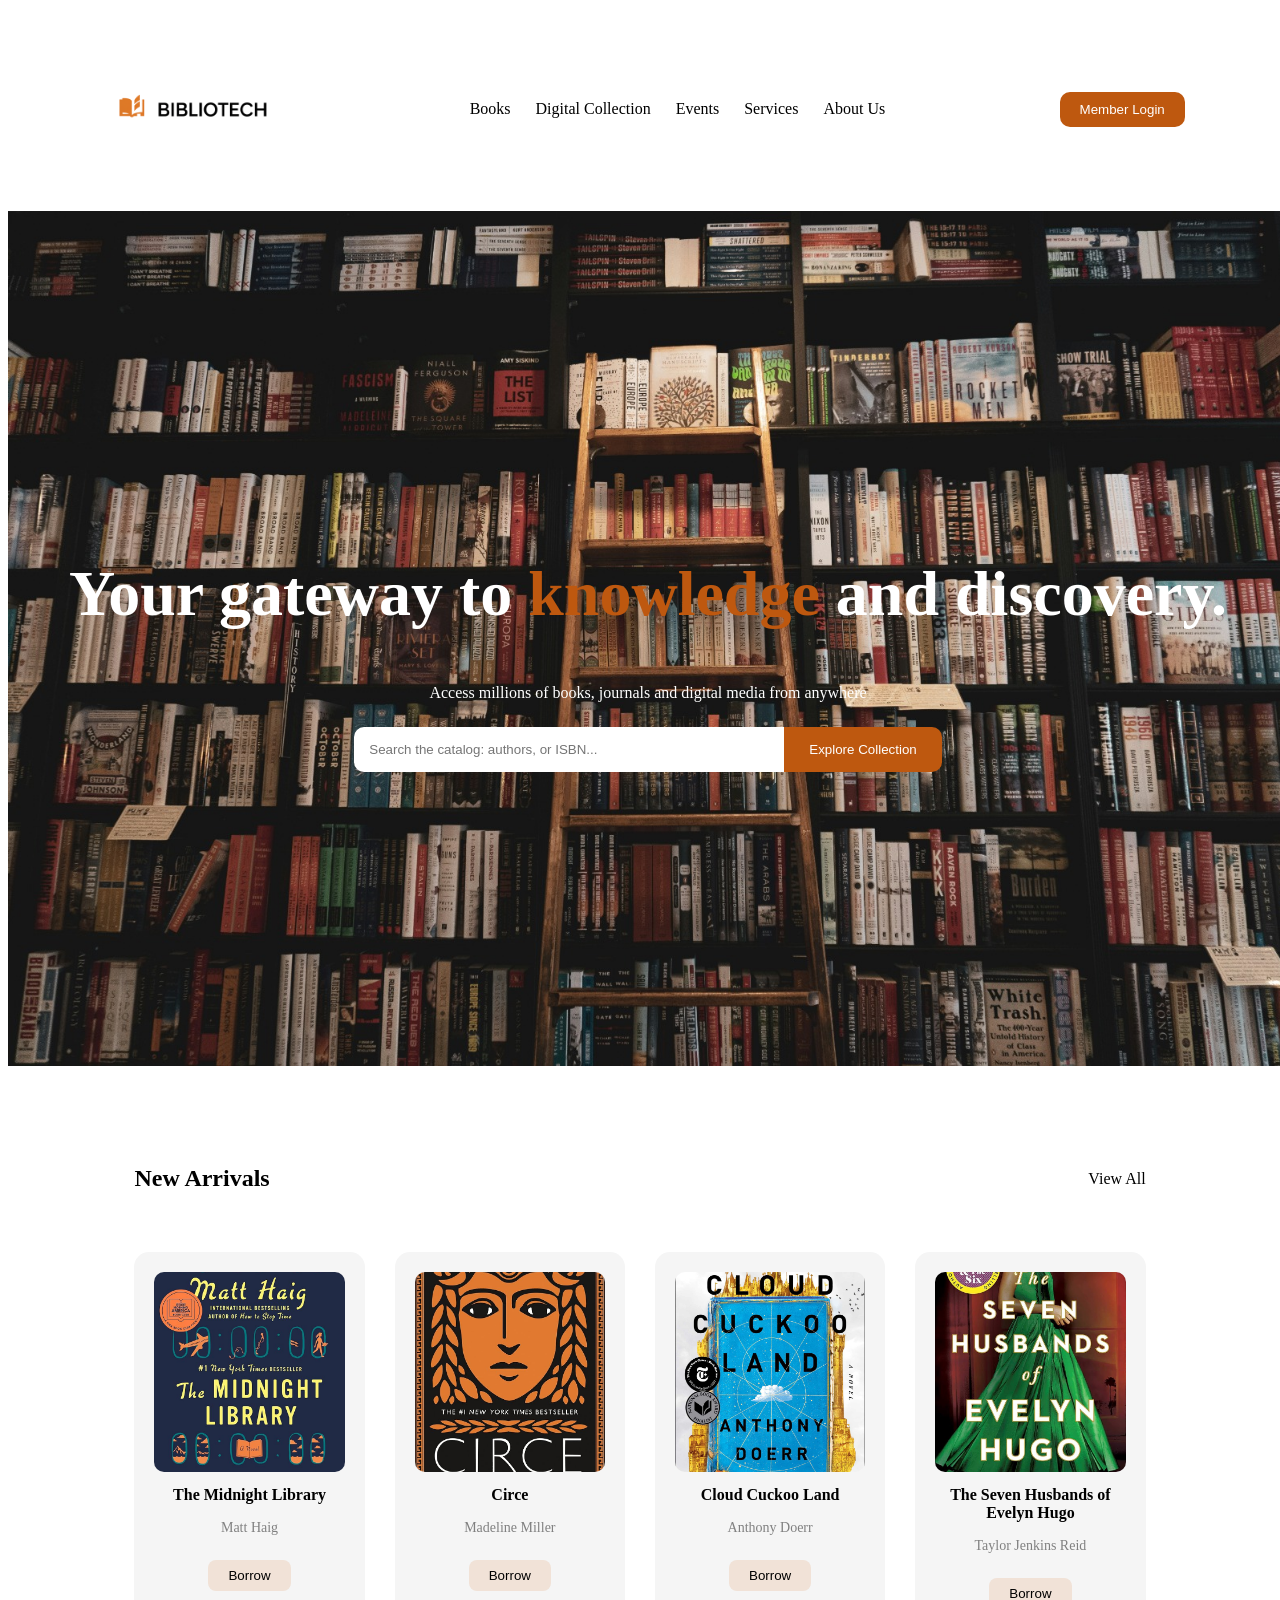
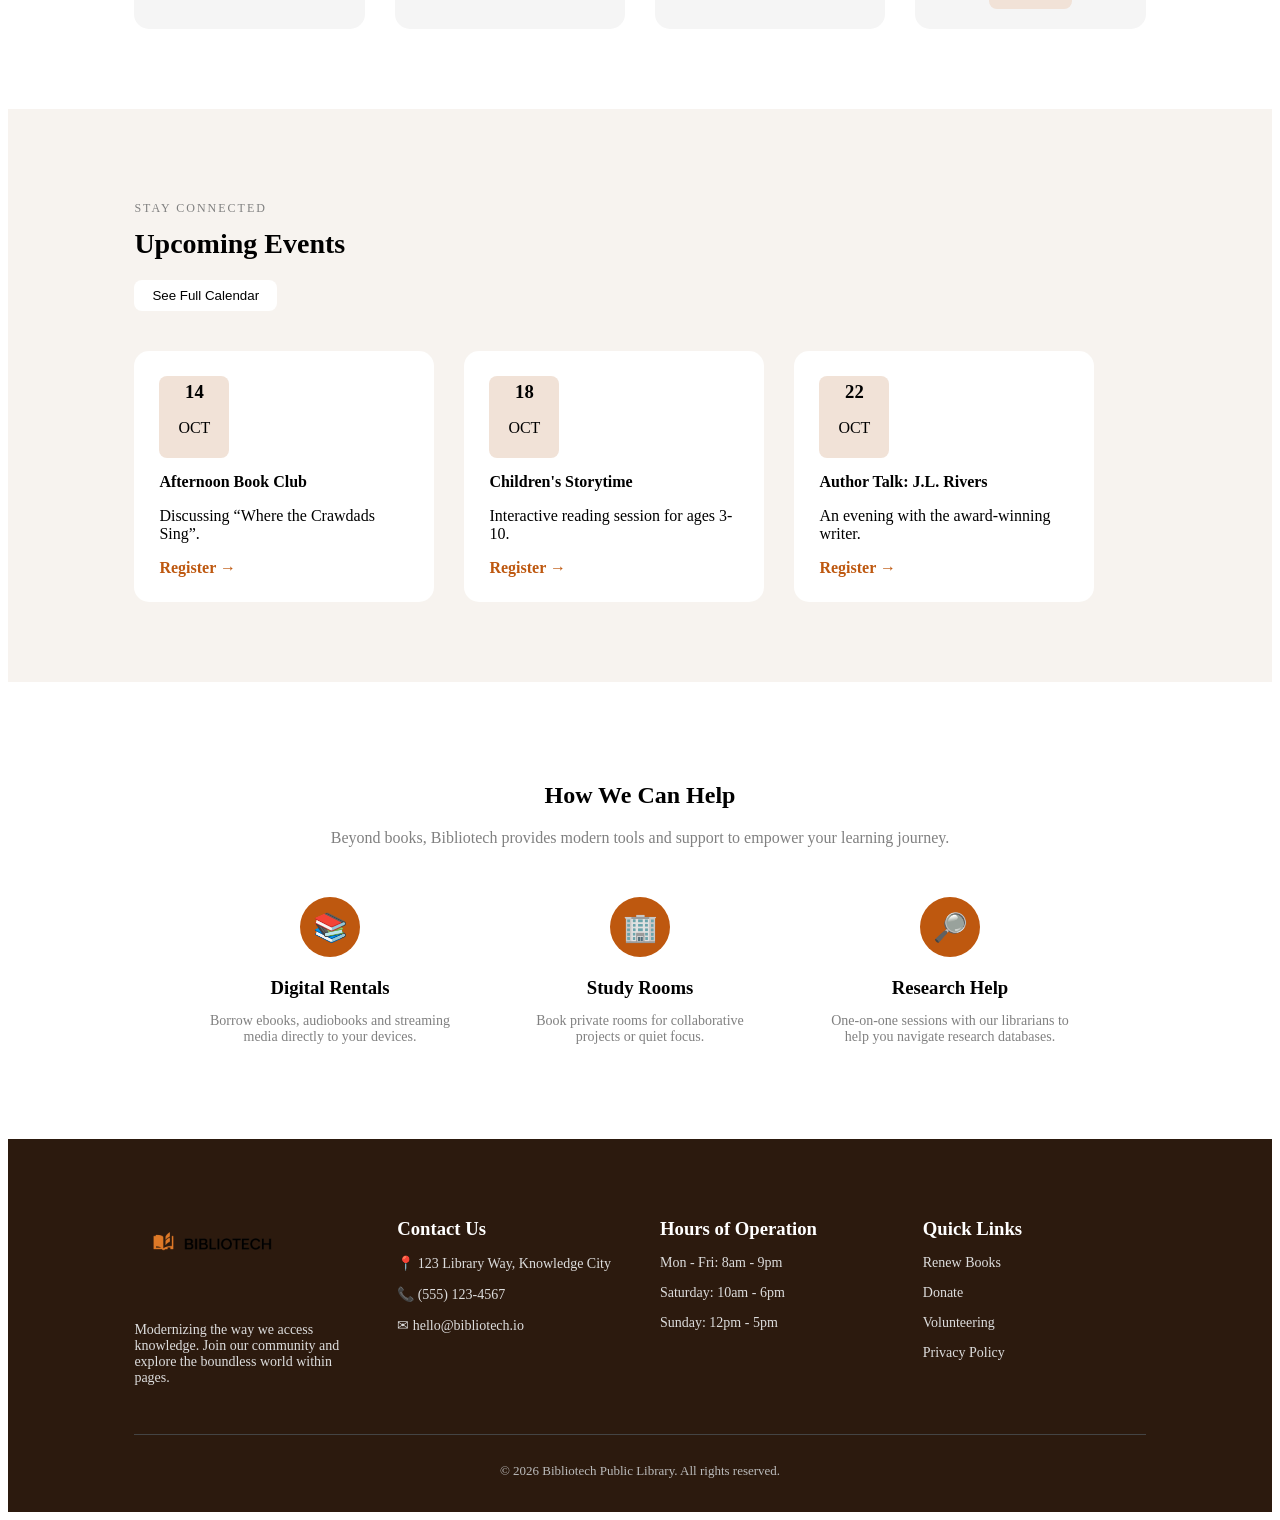
<file: Blibiotech - DWEB/index.html>
<!DOCTYPE html>
<html lang="en">
<head>
    <meta charset="UTF-8">
    <meta name="viewport" content="width=device-width, initial-scale=1.0">
    <title>Bibliotech</title>
    <link rel="stylesheet" href="index.css">
</head>
<body>

    <header class="cabecalho">
        <img src="assets/logo.png" alt="Bibliotech Logo">
        <nav class="itens">
            <p>Books</p>
            <p>Digital Collection</p>
            <p>Events</p>
            <p>Services</p>
            <p>About Us</p>
        </nav>
        <input type="button" value="Member Login" class="botao">
    </header>

    <main>
        
        <section class="hero">
            <div class="hero-conteudo">
                <h1>Your gateway to <span class="laranja">knowledge</span> and discovery.</h1>
                <p>Access millions of books, journals and digital media from anywhere</p>

                <div class="search-box">
                    <input type="text" placeholder="Search the catalog: authors, or ISBN...">
                    <button>Explore Collection</button>
                </div>
            </div>
        </section>

        <section class="livros">
            <div class="titulo-livros">
                <h2>New Arrivals</h2>
                <p>View All</p>
            </div>

            <div class="cards-livros">
                <div class="card">
                    <img src="assets/livro1.jpg" alt="The Midnight Library">
                    <h3>The Midnight Library</h3>
                    <p>Matt Haig</p>
                    <button>Borrow</button>
                </div>

                <div class="card">
                    <img src="assets/livro2.jpg" alt="Circe">
                    <h3>Circe</h3>
                    <p>Madeline Miller</p>
                    <button>Borrow</button>
                </div>

                <div class="card">
                    <img src="assets/livro3.jpg" alt="Cloud Cuckoo Land">
                    <h3>Cloud Cuckoo Land</h3>
                    <p>Anthony Doerr</p>
                    <button>Borrow</button>
                </div>

                <div class="card">
                    <img src="assets/livro4.jpg" alt="Evelyn Hugo">
                    <h3>The Seven Husbands of Evelyn Hugo</h3>
                    <p>Taylor Jenkins Reid</p>
                    <button>Borrow</button>
                </div>
            </div>
        </section>

        <section class="eventos">
            <div class="titulo-eventos">
                <p class="subtitulo">STAY CONNECTED</p>
                <h2>Upcoming Events</h2>
                <button class="botao-eventos">See Full Calendar</button>
            </div>

            <div class="cards-eventos">
                <div class="evento">
                    <div class="data">
                        <h3>14</h3>
                        <p>OCT</p>
                    </div>
                    <h4>Afternoon Book Club</h4>
                    <p>Discussing “Where the Crawdads Sing”.</p>
                    <a href="#">Register →</a>
                </div>

                <div class="evento">
                    <div class="data">
                        <h3>18</h3>
                        <p>OCT</p>
                    </div>
                    <h4>Children's Storytime</h4>
                    <p>Interactive reading session for ages 3-10.</p>
                    <a href="#">Register →</a>
                </div>

                <div class="evento">
                    <div class="data">
                        <h3>22</h3>
                        <p>OCT</p>
                    </div>
                    <h4>Author Talk: J.L. Rivers</h4>
                    <p>An evening with the award-winning writer.</p>
                    <a href="#">Register →</a>
                </div>
            </div>
        </section>

        <section class="ajuda">
            <h2>How We Can Help</h2>
            <p class="sub-ajuda">
                Beyond books, Bibliotech provides modern tools and support to empower your learning journey.
            </p>

            <div class="cards-ajuda">
                <div class="ajuda-item">
                    <div class="icone">📚</div>
                    <h3>Digital Rentals</h3>
                    <p>Borrow ebooks, audiobooks and streaming media directly to your devices.</p>
                </div>

                <div class="ajuda-item">
                    <div class="icone">🏢</div>
                    <h3>Study Rooms</h3>
                    <p>Book private rooms for collaborative projects or quiet focus.</p>
                </div>

                <div class="ajuda-item">
                    <div class="icone">🔎</div>
                    <h3>Research Help</h3>
                    <p>One-on-one sessions with our librarians to help you navigate research databases.</p>
                </div>
            </div>
        </section>

    </main>

    <footer class="footer">
        <div class="footer-container">
            <div class="footer-col">
                <img src="assets/logo.png" alt="logo">
                <p>Modernizing the way we access knowledge. Join our community and explore the boundless world within pages.</p>
            </div>

            <div class="footer-col">
                <h3>Contact Us</h3>
                <p>📍 123 Library Way, Knowledge City</p>
                <p>📞 (555) 123-4567</p>
                <p>✉ hello@bibliotech.io</p>
            </div>

            <div class="footer-col">
                <h3>Hours of Operation</h3>
                <p>Mon - Fri: 8am - 9pm</p>
                <p>Saturday: 10am - 6pm</p>
                <p>Sunday: 12pm - 5pm</p>
            </div>

            <div class="footer-col">
                <h3>Quick Links</h3>
                <p>Renew Books</p>
                <p>Donate</p>
                <p>Volunteering</p>
                <p>Privacy Policy</p>
            </div>
        </div>

        <div class="footer-bottom">
            <p>© 2026 Bibliotech Public Library. All rights reserved.</p>
        </div>
    </footer>

</body>
</html>
</file>
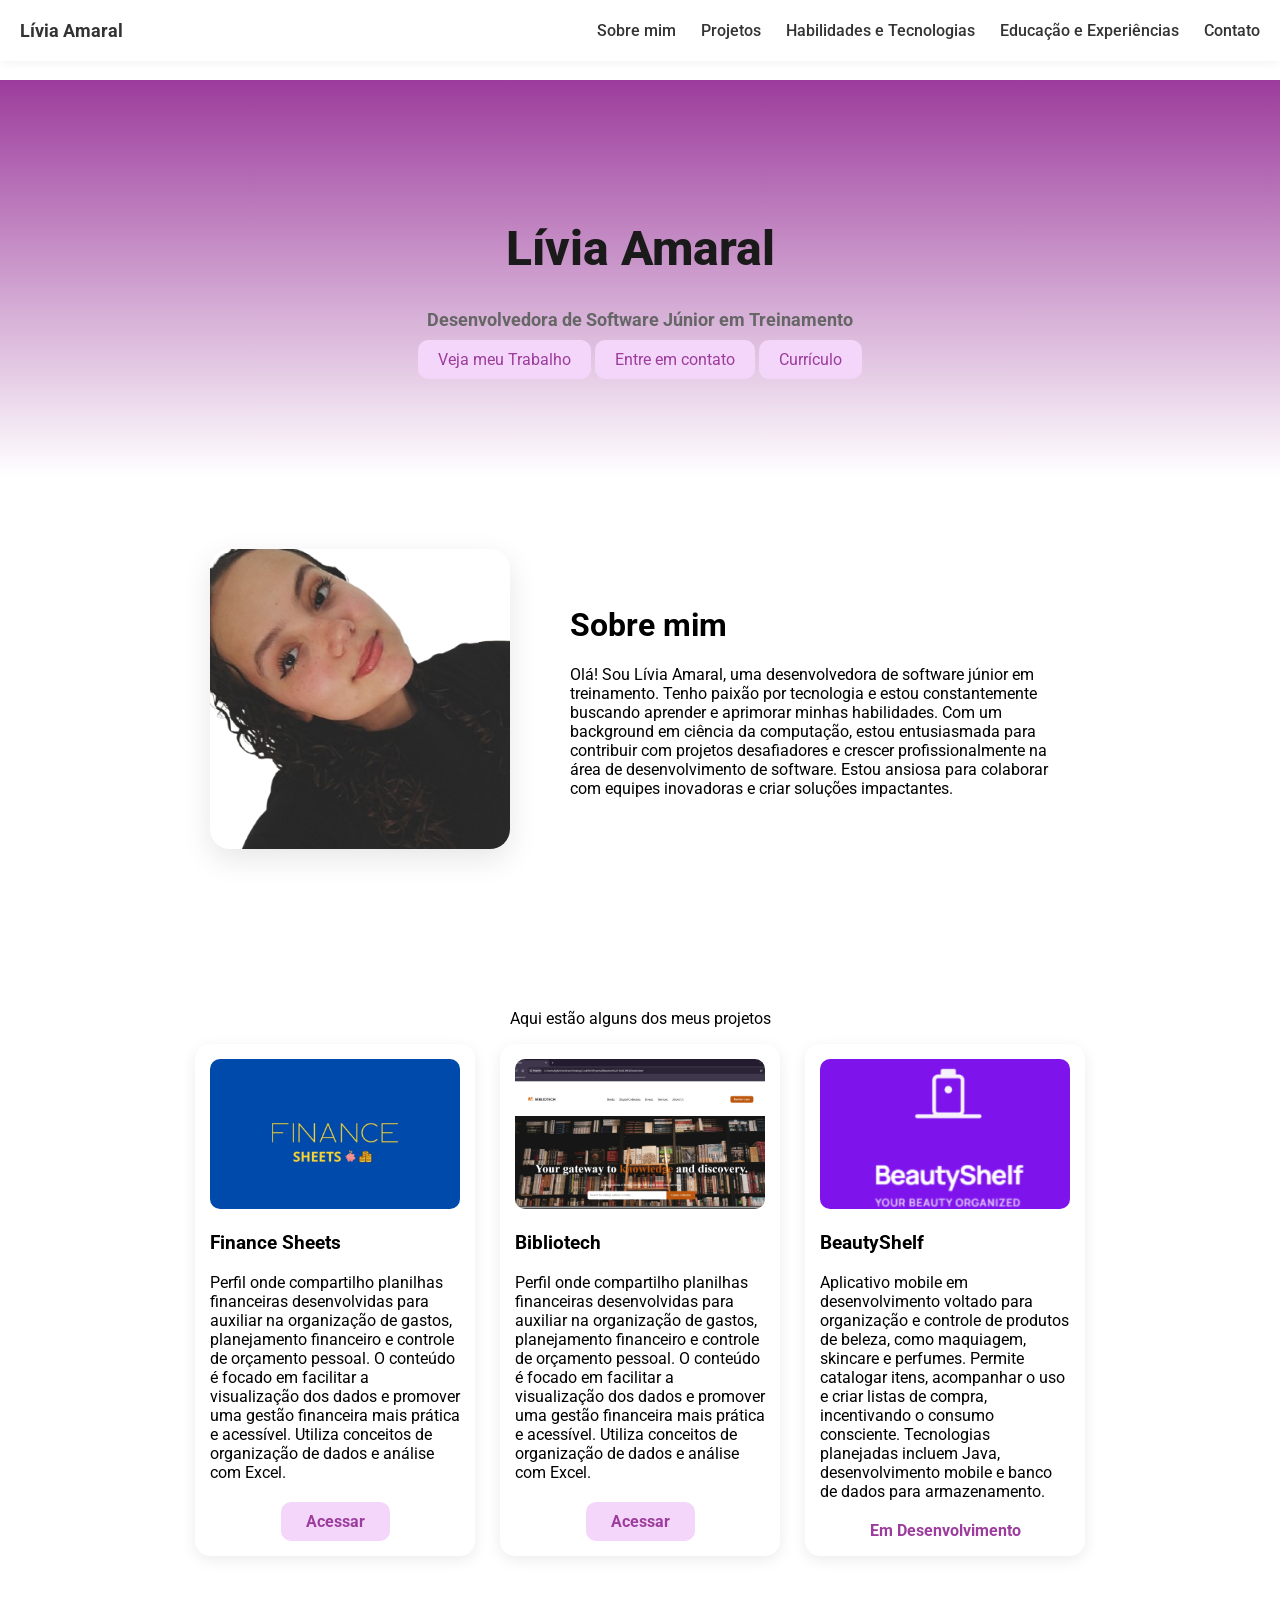
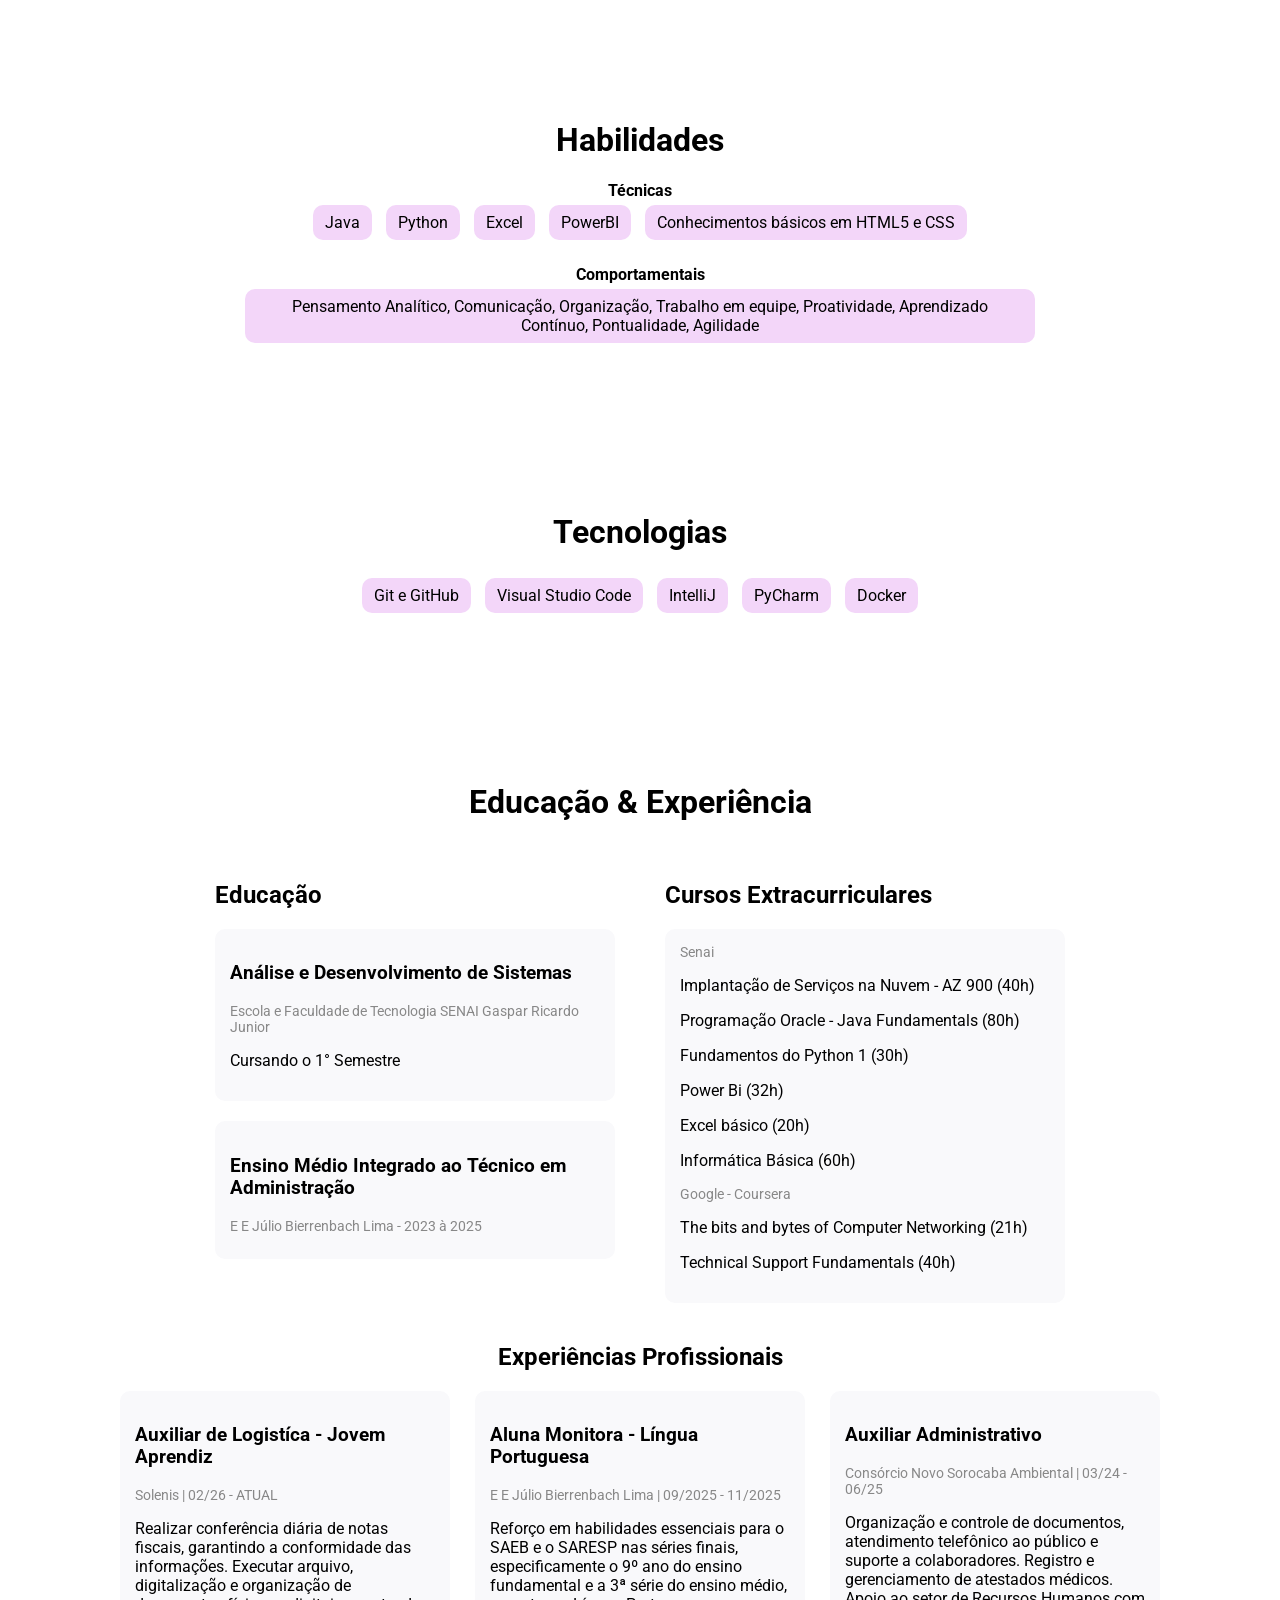
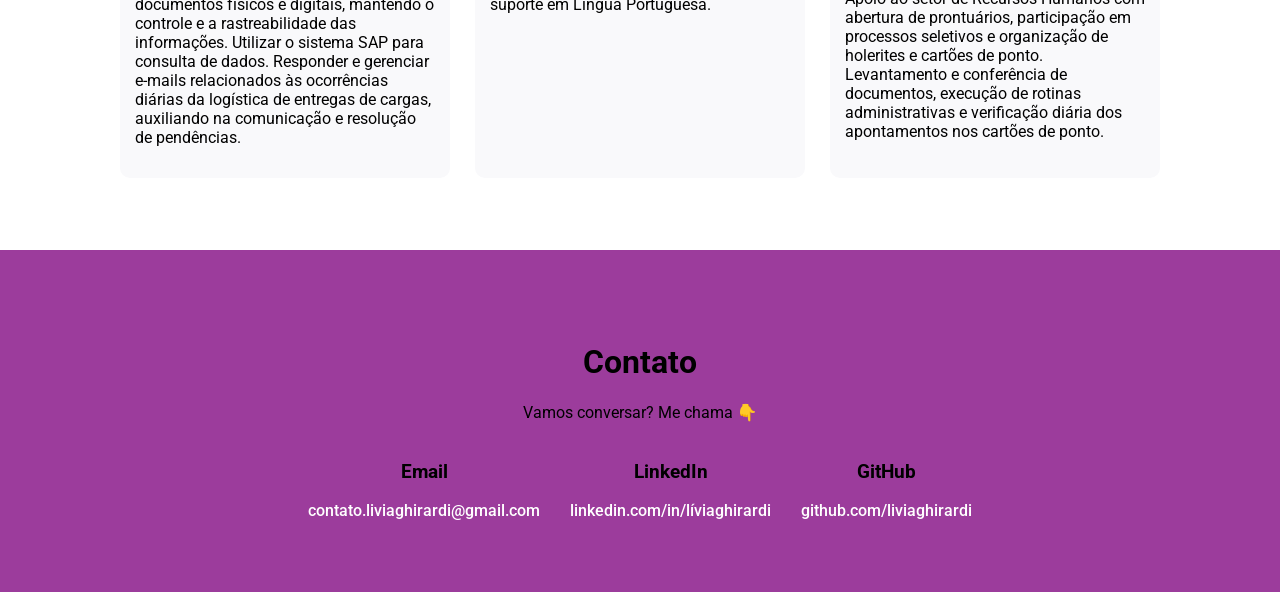
<file: portifolio/index.html>
<!DOCTYPE html>
<html lang="eng">
<head>
    <meta charset="UTF-8">
    <meta name="viewport" content="width=device-width, initial-scale=1.0">
    <title>liv</title>
    <link rel="stylesheet" href="index.css">
</head>

<body>

    <div class="cabecalho">
        <a href="#home" class="logo">Lívia Amaral</a>

        <div class="itens">
            <a href="#sobre">Sobre mim</a>
            <a href="#projetos">Projetos</a>
            <a href="#habilidades">Habilidades e Tecnologias</a>
            <a href="#educacao">Educação e Experiências</a>
            <a href="#contato">Contato</a>
        </div>
    </div>

    <div class="home" id="home">        <div class="home-conteudo">
            <h1>Lívia Amaral</h1>
            <h2>Desenvolvedora de Software Júnior em Treinamento</h2>

            <div class="botoes">
                <a href="#projetos" class="btn-roxo">Veja meu Trabalho</a>
                <a href="#contato" class="btn-branco">Entre em contato</a>
                <a href="assets/Currículo - Lívia G Amaral - Estágio em TI.pdf" class="curriculo" target="_blank">Currículo</a>
            </div>
        </div>
    </div>

    <!-- SOBRE -->
    <div class="sobre-mim" id="sobre">
        <div class="sobre-container">
            <img src="assets/livia.png" class="foto">

            <div class="texto">
                <h1>Sobre mim</h1>
                <p>
                    Olá! Sou Lívia Amaral, uma desenvolvedora de software júnior em treinamento. Tenho paixão por tecnologia e estou constantemente buscando aprender e aprimorar minhas habilidades. Com um background em ciência da computação, estou entusiasmada para contribuir com projetos desafiadores e crescer profissionalmente na área de desenvolvimento de software. Estou ansiosa para colaborar com equipes inovadoras e criar soluções impactantes.
                </p>
            </div>
        </div>
    </div>

    <!-- PROJETOS -->
    <div class="projetos" id="projetos">
        <p class="subtitulo">Aqui estão alguns dos meus projetos</p>

        <div class="cards">

            <div class="card">
                <img src="assets/financesheets.webp">
                <h3>Finance Sheets</h3>
                <p>Perfil onde compartilho planilhas financeiras desenvolvidas para auxiliar na organização de gastos, planejamento financeiro e controle de orçamento pessoal. O conteúdo é focado em facilitar a visualização dos dados e promover uma gestão financeira mais prática e acessível. Utiliza conceitos de organização de dados e análise com Excel.</p>
                <a href="https://www.instagram.com/finance.sheets?igsh=MWU1aHQ5YzlzcnhyOQ==" target="_blank" class="link">Acessar</a></div>

            <div class="card">
                <img src="assets/blibiotech.jpeg">
                <h3>Bibliotech</h3>
                <p>Perfil onde compartilho planilhas financeiras desenvolvidas para auxiliar na organização de gastos, planejamento financeiro e controle de orçamento pessoal. O conteúdo é focado em facilitar a visualização dos dados e promover uma gestão financeira mais prática e acessível. Utiliza conceitos de organização de dados e análise com Excel.</p>
                <a href="https://blibiotech.vercel.app//" target="_blank" class="link">Acessar</a>
            </div>

            <div class="card">
                <img src="assets/beaut.png">
                <h3>BeautyShelf</h3>
                <p>Aplicativo mobile em desenvolvimento voltado para organização e controle de produtos de beleza, como maquiagem, skincare e perfumes. Permite catalogar itens, acompanhar o uso e criar listas de compra, incentivando o consumo consciente. Tecnologias planejadas incluem Java, desenvolvimento mobile e banco de dados para armazenamento.</p>
                <span>Em Desenvolvimento</span>
            </div>

        </div>
    </div>

    <!-- HABILIDADES -->
    <div class="habilidades" id="habilidades">
        <h1>Habilidades</h1>

        <span>Técnicas</span>
        <p> Java </p>
        <p> Python </p>
        <p>Excel</p>
        <p>PowerBI</p>
        <p>Conhecimentos básicos em HTML5 e CSS</p>

        <span>Comportamentais</span>
        <p>Pensamento Analítico, Comunicação, Organização, Trabalho em equipe, Proatividade, Aprendizado Contínuo, Pontualidade, Agilidade</p>
    </div>

    <!-- TECNOLOGIAS -->
    <div class="tecnologias">
        <h1>Tecnologias</h1>
        <p>Git e GitHub</p>
        <p>Visual Studio Code</p>
        <p>IntelliJ</p>
        <p>PyCharm</p>
        <p>Docker</p>
    </div>

    <!-- EDUCAÇÃO -->
    <div class="educacao-experiencia" id="educacao">
        <h1>Educação & Experiência</h1>

        <div class="linha">

            <div class="coluna">
                <h2>Educação</h2>

                <div class="item">
                    <h3>Análise e Desenvolvimento de Sistemas</h3>
                    <span>Escola e Faculdade de Tecnologia SENAI Gaspar Ricardo Junior</span>
                    <p>Cursando o 1° Semestre</p>
                </div>

                <div class="item">
                    <h3>Ensino Médio Integrado ao Técnico em Administração</h3>
                    <span>E E Júlio Bierrenbach Lima - 2023 à 2025</span>
                </div>
            </div>

            <div class="coluna">
                <h2>Cursos Extracurriculares</h2>

                <div class="item">
                    <span>Senai</span>
                    <p>Implantação de Serviços na Nuvem - AZ 900 (40h)</p>
                    <p>Programação Oracle - Java Fundamentals (80h)</p>
                    <p>Fundamentos do Python 1 (30h)</p>
                    <p>Power Bi (32h)</p>
                    <p>Excel básico (20h)</p>
                    <p>Informática Básica (60h)</p>

                    <span>Google - Coursera</span>
                    <p>The bits and bytes of Computer Networking (21h)</p>
                    <p>Technical Support Fundamentals (40h)</p>
                </div>
            </div>

        </div>

             <h2>Experiências Profissionais</h2>

        <div class="exp-container">

            <div class="exp-card">
                <h3>Auxiliar de Logistíca - Jovem Aprendiz</h3>
                <span>Solenis | 02/26 - ATUAL</span>
                <p>Realizar conferência diária de notas fiscais, garantindo a conformidade das informações. Executar arquivo, digitalização e organização de documentos físicos e digitais, mantendo o controle e a rastreabilidade das informações. Utilizar o sistema SAP para consulta de dados. Responder e gerenciar e-mails relacionados às ocorrências diárias da logística de entregas de cargas, auxiliando na comunicação e resolução de pendências.</p>
            </div>

            <div class="exp-card">
                <h3>Aluna Monitora - Língua Portuguesa</h3>
                <span>E E Júlio Bierrenbach Lima | 09/2025 - 11/2025</span>
                <p>Reforço em habilidades essenciais para o SAEB e o SARESP nas séries finais, especificamente o 9º ano do ensino fundamental e a 3ª série do ensino médio, suporte em Língua Portuguesa.</p>
            </div>

            <div class="exp-card">
                <h3>Auxiliar Administrativo</h3>
                <span> Consórcio Novo Sorocaba Ambiental | 03/24 - 06/25 </span>
                <p>Organização e controle de documentos, atendimento telefônico ao público e suporte a colaboradores. Registro e gerenciamento de atestados médicos. Apoio ao setor de Recursos Humanos com abertura de prontuários, participação em processos seletivos e organização de holerites e cartões de ponto. Levantamento e conferência de documentos, execução de rotinas administrativas e verificação diária dos apontamentos nos cartões de ponto.</p>
            </div>

        </div>
    </div>
    </div>

</div>
    </div>

    <!-- CONTATO -->
    <div class="contato" id="contato">
        <h1>Contato</h1>
        <p class="subtitulo">Vamos conversar? Me chama 👇</p>

        <div class="contato-container">

            <div class="contato-item">
                <h3>Email</h3>
                <a href="mailto:contato.liviaghirardi@gmail.com">contato.liviaghirardi@gmail.com</a>
            </div>

            <div class="contato-item">
                <h3>LinkedIn</h3>
                <a href="https://linkedin.com/in/líviaghirardi" target="_blank">linkedin.com/in/líviaghirardi</a>
            </div>

            <div class="contato-item">
                <h3>GitHub</h3>
                <a href="https://github.com/liviaghirardi" target="_blank">github.com/liviaghirardi</a>
            </div>

        </div>
    </div>

</body>
</html>
</file>
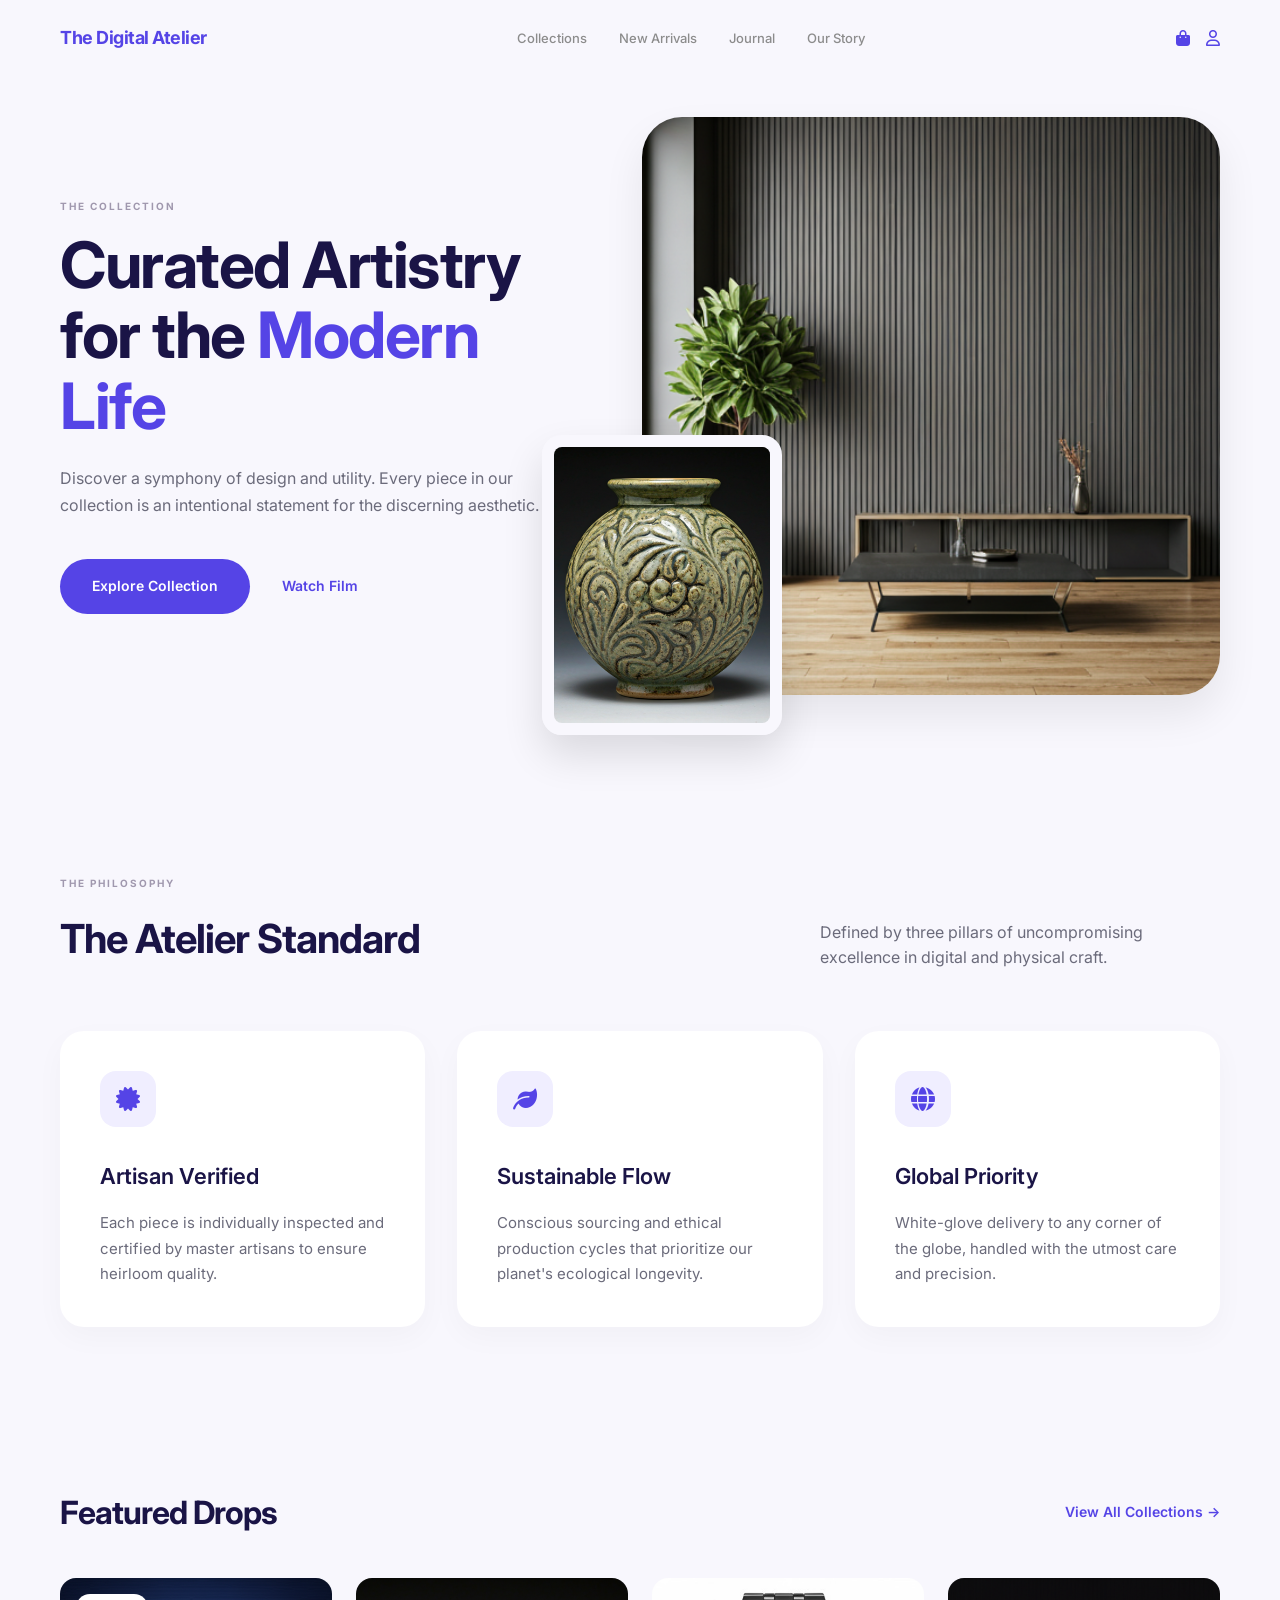
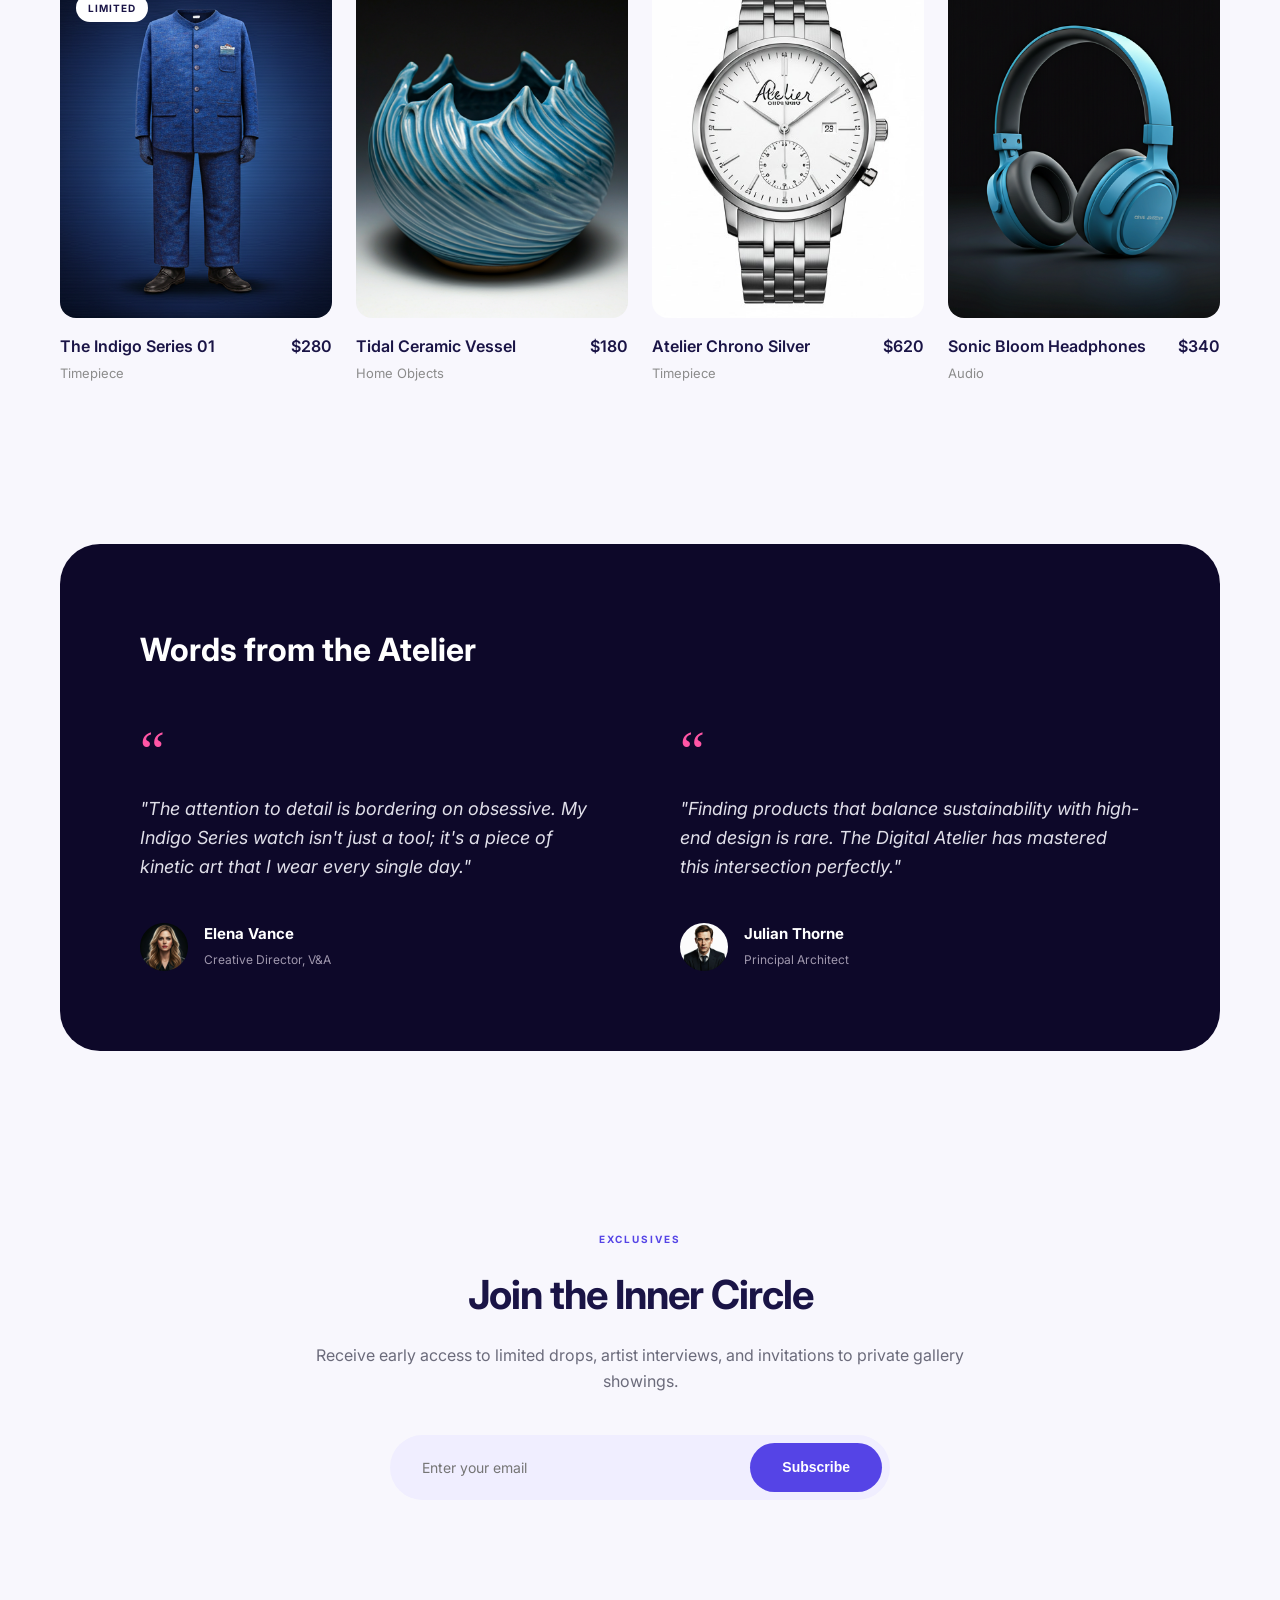
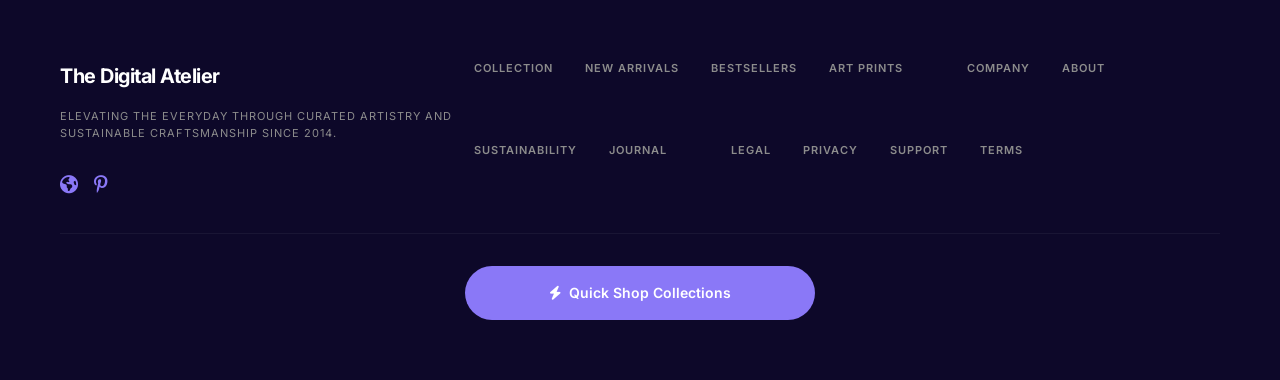
<file: ladingpage/ladingpage/index.html>
<!DOCTYPE html>
<html lang="pt-BR">
<head>
    <meta charset="UTF-8">
    <meta name="viewport" content="width=device-width, initial-scale=1.0">
    <title>The Digital Atelier</title>
    <link rel="stylesheet" href="https://cdnjs.cloudflare.com/ajax/libs/font-awesome/6.0.0/css/all.min.css">
    <link rel="stylesheet" href="index.css">
</head>
<body>

    <header class="cabecalho">
        <i class="fa-solid fa-bars menu-mobile-icon"></i>
        
        <a href="#home" class="logo">The Digital Atelier</a>
        
        <nav class="menu-navegacao">
            <a href="#collections">Collections</a>
            <a href="#newarrivals">New Arrivals</a>
            <a href="#journal">Journal</a>
            <a href="#our-story">Our Story</a>
        </nav>

        <div class="header-icons">
            <i class="fa-solid fa-bag-shopping"></i>
            <i class="fa-regular fa-user user-icon"></i>
        </div>
    </header>

    <main>
        <section class="home" id="home">
            <div class="home-content">
                <span class="subtitle">THE COLLECTION</span>
                <h1>Curated Artistry for the <span>Modern Life</span></h1>
                <p>Discover a symphony of design and utility. Every piece in our collection is an intentional statement for the discerning aesthetic.</p>
                <div class="home-buttons">
                    <a href="#explore" class="btn-primary">Explore Collection</a>
                    <a href="#view" class="btn-secondary">Watch Film</a>
                </div>
            </div>
    
            <div class="home-image">
                <img src="assets/living-space.png" alt="Decoração moderna">
                <img src="assets/ceramic.png" alt="Vaso de cerâmica" class="img-flutuante">
            </div>
        </section>

        <section class="philosophy">
            <div class="philosophy-header">
                <div>
                    <span class="subtitle">THE PHILOSOPHY</span>
                    <h2>The Atelier Standard</h2>
                </div>
                <p>Defined by three pillars of uncompromising excellence in digital and physical craft.</p>
            </div>

            <div class="card-container">
                <div class="card">
                    <div class="icon-box"><i class="fa-solid fa-certificate"></i></div>
                    <h3>Artisan Verified</h3>
                    <p>Each piece is individually inspected and certified by master artisans to ensure heirloom quality.</p>
                </div>

                <div class="card">
                    <div class="icon-box"><i class="fa-solid fa-leaf"></i></div>
                    <h3>Sustainable Flow</h3>
                    <p>Conscious sourcing and ethical production cycles that prioritize our planet's ecological longevity.</p>
                </div>

                <div class="card">
                    <div class="icon-box"><i class="fa-solid fa-globe"></i></div>
                    <h3>Global Priority</h3>
                    <p>White-glove delivery to any corner of the globe, handled with the utmost care and precision.</p>
                </div>
            </div>
        </section>

        <section class="products">
            <div class="products-header">
                <h2>Featured Drops</h2>
                <a href="#collections" class="view-all">View All Collections &rarr;</a>
            </div>

            <div class="product-grid">
                
                <div class="product-card">
                    <div class="product-image">
                        <span class="tag-limited">LIMITED</span>
                        <img src="assets/indigo-series-01.png" alt="The Indigo Series 01">
                    </div>
                    <div class="product-info">
                        <div>
                            <h4>The Indigo Series 01</h4>
                            <p>Timepiece</p>
                        </div>
                        <span class="price">$280</span>
                    </div>
                </div>

                <div class="product-card">
                    <div class="product-image">
                        <img src="assets/tidal-ceramic-vessel.png" alt="Tidal Ceramic Vessel">
                    </div>
                    <div class="product-info">
                        <div>
                            <h4>Tidal Ceramic Vessel</h4>
                            <p>Home Objects</p>
                        </div>
                        <span class="price">$180</span>
                    </div>
                </div>

                <div class="product-card">
                    <div class="product-image">
                        <img src="assets/relogioc.jpeg" alt="Atelier Chrono Silver">
                    </div>
                    <div class="product-info">
                        <div>
                            <h4>Atelier Chrono Silver</h4>
                            <p>Timepiece</p>
                        </div>
                        <span class="price">$620</span>
                    </div>
                </div>

                <div class="product-card">
                    <div class="product-image">
                        <img src="assets/sonic-bloom-headphones.png" alt="Sonic Bloom Headphones">
                    </div>
                    <div class="product-info">
                        <div>
                            <h4>Sonic Bloom Headphones</h4>
                            <p>Audio</p>
                        </div>
                        <span class="price">$340</span>
                    </div>
                </div>
            </div>
        </section>

        <section class="feedbacks">
            <div class="feedbacks-container">
                <h2>Words from the Atelier</h2>
                
                <div class="testimonial-grid">
                    
                    <div class="testimonial-card">
                        <span class="quote-icon">“</span>
                        <p>"The attention to detail is bordering on obsessive. My Indigo Series watch isn't just a tool; it's a piece of kinetic art that I wear every single day."</p>
                        <div class="author">
                            <img src="assets/elena_vance.png" alt="Elena Vance">
                            <div>
                                <strong>Elena Vance</strong>
                                <span>Creative Director, V&A</span>
                            </div>
                        </div>
                    </div>

                    <div class="testimonial-card">
                        <span class="quote-icon">“</span>
                        <p>"Finding products that balance sustainability with high-end design is rare. The Digital Atelier has mastered this intersection perfectly."</p>
                        <div class="author">
                            <img src="assets/julian_thorne.png" alt="Julian Thorne">
                            <div>
                                <strong>Julian Thorne</strong>
                                <span>Principal Architect</span>
                            </div>
                        </div>
                    </div>

                </div>
            </div>
        </section>

        <section class="exclusives">
            <span class="subtitle">EXCLUSIVES</span>
            <h2>Join the Inner Circle</h2>
            <p>Receive early access to limited drops, artist interviews, and invitations to private gallery showings.</p>
            
            <form class="subscribe-form">
                <input type="email" placeholder="Enter your email" required>
                <button type="submit">Subscribe</button>
            </form>
        </section>
    </main>

    <footer class="rodape">
        <div class="footer-content">
            <div class="footer-left">
                <span class="logo-footer">The Digital Atelier</span>
                <p>Elevating the everyday through curated artistry and sustainable craftsmanship since 2014.</p>
                <div class="footer-socials">
                    <i class="fa-solid fa-earth-americas"></i>
                    <i class="fa-brands fa-pinterest-p"></i>
                </div>
            </div>
            
            <nav class="footer-links">
                <a href="#">COLLECTION</a>
                <a href="#">NEW ARRIVALS</a>
                <a href="#">BESTSELLERS</a>
                <a href="#">ART PRINTS</a>
                <br>
                <a href="#">COMPANY</a>
                <a href="#">ABOUT</a>
                <a href="#">SUSTAINABILITY</a>
                <a href="#">JOURNAL</a>
                <br>
                <a href="#">LEGAL</a>
                <a href="#">PRIVACY</a>
                <a href="#">SUPPORT</a>
                <a href="#">TERMS</a>
            </nav>
        </div>

        <div class="footer-bottom">
            <hr class="footer-divider">
            <a href="#quick-shop" class="btn-quick-shop">
                <i class="fa-solid fa-bolt"></i> Quick Shop Collections
            </a>
        </div>
    </footer>
</body>
</html>
</file>
<file: Blibiotech - DWEB/index.css>
/* GERAIS E CORES */
.laranja {
    color: #BE580F;
}

.botao {
    padding: 10px 20px;
    border: none;
    outline: none;
    background-color: #BE580F;
    border-radius: 10px;
    cursor: pointer;
    color: white;
}

/* CABEÇALHO */
.cabecalho {
    display: flex;
    align-items: center;
    justify-content: space-around;
    padding: 5vh 0;
}

.cabecalho img {
    width: 200px;
}

.itens {
    display: flex;
    gap: 25px;
}

/* HERO SECTION */
.hero {
    width: 100vw;
    height: 95vh;
    display: flex;
    justify-content: center;
    align-items: center;
    background-image: url("assets/fundo.jpeg");
    background-size: cover;
}

.hero-conteudo {
    text-align: center;
}

.hero h1 {
    color: white;
    font-weight: 800;
    font-size: 4rem;
}

.hero p {
    color: white;
}

/* CAMPO DE BUSCA */
.search-box {
    margin-top: 25px;
    display: flex;
    justify-content: center;
}

.search-box input {
    padding: 15px;
    width: 400px;
    border-radius: 10px 0 0 10px;
    border: none;
    outline: none;
}

.search-box button {
    padding: 15px 25px;
    border: none;
    background-color: #BE580F;
    color: white;
    border-radius: 0 10px 10px 0;
    cursor: pointer;
}

/* LIVROS */
.livros {
    padding: 80px 10%;
}

.titulo-livros {
    display: flex;
    justify-content: space-between;
    align-items: center;
    margin-bottom: 40px;
}

.cards-livros {
    display: flex;
    gap: 30px;
}

.card {
    background-color: #f5f5f5;
    padding: 20px;
    border-radius: 15px;
    text-align: center;
    width: 200px;
}

.card img {
    width: 150px;
    height: 200px;
    object-fit: cover;
    border-radius: 10px;
    width: 100%;
}

.card h3 {
    font-size: 16px;
    margin-top: 10px;
}

.card p {
    font-size: 14px;
    color: gray;
}

.card button {
    margin-top: 10px;
    padding: 8px 20px;
    border: none;
    background-color: #f1e2d7;
    border-radius: 8px;
    cursor: pointer;
}

/* EVENTOS */
.eventos {
    padding: 80px 10%;
    background-color: #f7f3ef;
}

.titulo-eventos {
    margin-bottom: 40px;
}

.titulo-eventos h2 {
    font-size: 28px;
    margin: 5px 0 20px 0;
}

.subtitulo {
    font-size: 12px;
    letter-spacing: 2px;
    color: gray;
}

.botao-eventos {
    padding: 8px 18px;
    border: none;
    border-radius: 8px;
    background-color: white;
    cursor: pointer;
}

.cards-eventos {
    display: flex;
    gap: 30px;
}

.evento {
    background-color: white;
    padding: 25px;
    border-radius: 15px;
    width: 250px;
}

.data {
    background-color: #f1e2d7;
    width: 60px;
    text-align: center;
    border-radius: 8px;
    padding: 5px;
    margin-bottom: 15px;
}

.data h3 {
    margin: 0;
}

.evento h4 {
    margin: 10px 0;
}

.evento a {
    color: #BE580F;
    text-decoration: none;
    font-weight: bold;
}

/* AJUDA */
.ajuda {
    padding: 80px 10%;
    text-align: center;
}

.sub-ajuda {
    color: gray;
    margin-bottom: 50px;
}

.cards-ajuda {
    display: flex;
    justify-content: center;
    gap: 60px;
}

.ajuda-item {
    width: 250px;
}

.icone {
    background-color: #BE580F;
    color: white;
    width: 60px;
    height: 60px;
    border-radius: 50%;
    display: flex;
    justify-content: center;
    align-items: center;
    font-size: 28px;
    margin: 0 auto 20px auto;
}

.ajuda-item h3 {
    margin-bottom: 10px;
}

.ajuda-item p {
    color: gray;
    font-size: 14px;
}

/* RODAPÉ */
.footer {
    background-color: #2c1a0e;
    color: white;
    padding: 60px 10% 20px 10%;
}

.footer-container {
    display: flex;
    justify-content: space-between;
    gap: 40px;
}

.footer-col {
    width: 250px;
}

.footer-col img {
    width: 160px;
    margin-bottom: 15px;
}

.footer-col h3 {
    margin-bottom: 15px;
}

.footer-col p {
    font-size: 14px;
    margin-bottom: 8px;
    color: #ddd;
}

.footer-bottom {
    text-align: center;
    margin-top: 40px;
    border-top: 1px solid #444;
    padding-top: 15px;
    font-size: 13px;
    color: #bbb;
}
</file>
<file: portifolio/index.css>
@import url('https://fonts.googleapis.com/css2?family=Roboto:ital,wght@0,100..900;1,100..900&display=swap');

body {
    font-family: "Roboto", sans-serif;
    margin: 0;
}

/* =========================================
   HEADER
========================================= */
.cabecalho {
    display: flex;
    justify-content: space-between; 
    align-items: center; 
    padding: 20px;
    position: fixed;   
    top: 0;
    left: 0;
    width: 100%;
    box-sizing: border-box; 
    background-color: white; 
    z-index: 1000; 
    box-shadow: 0 2px 10px rgba(0,0,0,0.05);
}

.logo {
    font-weight: bold;
    font-size: 18px;
    text-decoration: none; 
    color: #333;           
}

.itens {
    display: flex;
    gap: 25px;
}

/* LINKS MENU */
.itens a {
    text-decoration: none;
    color: #333;
    font-weight: 500;
    position: relative;
}

.itens a::after {
    content: "";
    position: absolute;
    width: 0%;
    height: 2px;
    background-color: #9c3c9c;
    left: 0;
    bottom: -5px;
    transition: 0.3s;
}

.itens a:hover::after {
    width: 100%;
}

/* =========================================
   SEÇÕES PADRÃO E FUNDOS
========================================= */
.habilidades,
.tecnologias,
.educacao-experiencia,
.projetos,
.sobre-mim,
.contato {
    padding: 8vh 0;
    text-align: center;
}

.sobre-mim,
.projetos,
.tecnologias,
.educacao-experiencia,
.habilidades {
    background-color: #ffffff;
}

.contato {
    background-color: #9c3c9c;
}

/* =========================================
   HOME
========================================= */
.home {
    background: linear-gradient(180deg, #9c3c9c, #ffffff);
    padding: 12vh 0;
    margin-top: 80px; /* espaço pro header */
}

.home-conteudo {
    text-align: center;
}

.home-conteudo h1 {
    font-size: 48px;
    font-weight: 800;
    color: #1a1a1a;
}

.home-conteudo h2 {
    font-size: 18px;
    color: #666;
    max-width: 500px;
    margin: 10px auto 20px;
}

/* BOTÕES GERAIS */
a.btn-roxo, 
a.btn-branco, 
a.curriculo {
    text-decoration: none;
    padding: 10px 20px;
    border-radius: 10px;
    background-color: #f3d6f9;
    color: #9c3c9c;
    transition: 0.3s;
}

a.btn-roxo:hover, 
a.btn-branco:hover, 
a.curriculo:hover {
    background-color: #e6c3f5;
    transform: translateY(-2px);
}

/* =========================================
   SOBRE MIM
========================================= */
.sobre-container {
    display: flex;
    align-items: center;
    justify-content: center;
    gap: 60px;
    max-width: 1100px;
    margin: 0 auto;
}

.texto {
    max-width: 500px;
    text-align: left;
}

.foto {
    width: 300px;
    height: 300px;
    object-fit: cover;
    border-radius: 20px;
    box-shadow: 0 10px 30px rgba(0,0,0,0.1);
    transition: 0.3s;
}

.foto:hover {
    transform: scale(1.03);
}

/* =========================================
   PROJETOS
========================================= */
.cards {
    display: flex;
    justify-content: center;
    gap: 25px;
    flex-wrap: wrap;
}

.card { 
    background-color: white;
    width: 250px;
    border-radius: 15px;
    padding: 15px;
    text-align: left;
    box-shadow: 0 4px 15px rgba(0,0,0,0.08);
    transition: 0.3s;
}

.card:hover {
    transform: translateY(-8px);
}

.card img {
    width: 100%;
    height: 150px;
    object-fit: cover;
    border-radius: 10px;
}

/* =========================================
   BOTÃO "ACESSAR" DOS PROJETOS
========================================= */
.card .link {
    display: block;              /* Permite manipular margens e largura */
    width: fit-content;          /* O botão terá apenas a largura do texto */
    margin: 20px auto 0;         /* 'auto' nas laterais centraliza o botão. '20px' dá um respiro em cima */
    padding: 10px 25px;          /* Espaçamento interno para dar cara de botão */
    background-color: #f3d6f9;   /* Cor de fundo combinando com seus outros botões */
    color: #9c3c9c;              /* Cor do texto */
    text-decoration: none;       /* Remove a linha embaixo do link */
    border-radius: 10px;         /* Bordas arredondadas */
    font-weight: bold;           /* Deixa o texto em negrito */
    transition: 0.3s;            /* Suavidade na animação de hover */
}

/* Efeito ao passar o mouse por cima do botão */
.card .link:hover {
    background-color: #e6c3f5;
    transform: translateY(-2px);
}

/* Opcional: Centralizar o span "Em Desenvolvimento" também */
.card span {
    display: block;
    text-align: center;
    margin-top: 20px;
    font-weight: bold;
    color: #9c3c9c;
}
/* =========================================
   EDUCAÇÃO E EXPERIÊNCIAS
========================================= */
.linha {
    display: flex;
    justify-content: center;
    gap: 50px;
    margin-top: 40px;
    flex-wrap: wrap;
}

.coluna {
    width: 400px;
    text-align: left;
}

.exp-container {
    display: flex;
    justify-content: center;
    gap: 25px;
    flex-wrap: wrap;
}

/* Estilos em comum para itens e cards de experiência */
.item,
.exp-card {
    background-color: #f9f9fb;
    padding: 15px;
    border-radius: 10px;
    transition: 0.3s;
}

.item {
    margin-bottom: 20px;
}

.exp-card {
    width: 300px;
    text-align: left;
}

/* Efeitos de Hover unificados */
.item:hover,
.exp-card:hover {
    transform: translateY(-5px);
    box-shadow: 0 8px 20px rgba(0,0,0,0.08);
    background-color: #f3d6f9;
}

.item span,
.exp-card span {
    display: block;
    font-size: 14px;
    color: #888;
    margin-bottom: 10px;
}

/* =========================================
   HABILIDADES E TECNOLOGIAS
========================================= */
.habilidades {
    max-width: 800px;
    margin: 0 auto;
}

.habilidades span {
    display: block;
    margin-top: 20px;
    font-weight: bold;
}

.habilidades p,
.tecnologias p {
    display: inline-block;
    background-color: #f3d6f9;
    padding: 8px 12px;
    border-radius: 10px;
    margin: 5px;
}

/* =========================================
   CONTATO
========================================= */
.contato-container {
    display: flex;
    justify-content: center;
    gap: 30px;
    flex-wrap: wrap;
    margin-top: 20px;
}

.contato-item a {
    text-decoration: none;
    color: #fff;
    font-weight: 500;
    position: relative;
}

.contato-item a::after {
    content: "";
    position: absolute;
    width: 0%;
    height: 2px;
    background-color: #fff;
    left: 0;
    bottom: -3px;
    transition: 0.3s;
}

.contato-item a:hover::after {
    width: 100%;
}

/* =========================================
   RESPONSIVO (Telas menores)
========================================= */
@media (max-width: 768px) {
    .sobre-container {
        flex-direction: column;
        text-align: center;
    }

    .foto {
        width: 200px;
        height: 250px;
    }
}
</file>
<file: ladingpage/ladingpage/index.css>
@import url('https://fonts.googleapis.com/css2?family=Inter:wght@400;500;600;700&display=swap');
/* 1. CONFIGURAÇÕES BASE */

* {
    margin: 0;
    padding: 0;
    box-sizing: border-box;
}

body {
    font-family: 'Inter', sans-serif;
    background-color: #F8F7FD; 
    color: #1A1446; 
    line-height: 1.6;
}

/* 2. CABEÇALHO */
.cabecalho {
    display: flex;
    justify-content: space-between;
    align-items: center;
    padding: 24px 60px;
    background-color: transparent;
}

.cabecalho .logo {
    font-weight: 700;
    font-size: 18px;
    color: #5544E6; 
    text-decoration: none;
    letter-spacing: -0.5px;
}

.menu-navegacao {
    display: flex;
    gap: 32px;
}

.menu-navegacao a {
    text-decoration: none;
    color: #8C8C8C;
    font-size: 13px;
    font-weight: 500;
    transition: color 0.3s;
}

.menu-navegacao a:hover {
    color: #1A1446;
}

.header-icons {
    display: flex;
    gap: 16px;
    color: #5544E6;
    font-size: 16px;
    cursor: pointer;
}

/* 3. SEÇÃO HOME (HERO)*/
.home {
    display: flex;
    align-items: center;
    justify-content: space-between;
    padding: 40px 60px 100px 60px;
    max-width: 1400px;
    margin: 0 auto;
    gap: 100px; 
}

.home-content {
    flex: 1;
    max-width: 550px;
}

.subtitle {
    font-size: 10px;
    font-weight: 700;
    letter-spacing: 2px;
    color: #A098AE;
    text-transform: uppercase;
    display: block;
    margin-bottom: 16px;
}

.home-content h1 {
    font-size: 64px; 
    line-height: 1.1;
    font-weight: 700;
    color: #1A1446;
    margin-bottom: 24px;
    letter-spacing: -1.5px;
}

.home-content h1 span {
    color: #5544E6; 
}

.home-content p {
    color: #6B6B7B;
    font-size: 16px;
    margin-bottom: 40px;
    line-height: 1.7;
}

.home-buttons {
    display: flex;
    align-items: center;
    gap: 32px;
}

.btn-primary {
    background-color: #5544E6; 
    color: white;
    padding: 16px 32px;
    border-radius: 30px; 
    text-decoration: none;
    font-weight: 600;
    font-size: 14px;
    transition: background-color 0.3s;
}

.btn-primary:hover {
    background-color: #1A1446;
}

.btn-secondary {
    color: #5544E6;
    text-decoration: none;
    font-weight: 600;
    font-size: 14px;
}

.home-image {
    flex: 1.2; 
    display: flex;
    justify-content: flex-end;
    position: relative;
}

/* Imagem principal (Fundo escuro) */
.home-image > img:not(.img-flutuante) {
    width: 100%;
    max-width: 650px; 
    border-radius: 40px; 
    box-shadow: 0 20px 40px rgba(0,0,0,0.08);
    object-fit: cover;
}

/* Imagem flutuante (Vaso) */
.home-image .img-flutuante {
    position: absolute;
    bottom: -40px;  
    left: -100px;  
    width: 240px;   
    height: 300px;  
    max-width: none; 
    object-fit: cover;
    border-radius: 20px;
    border: 12px solid #F8F7FD; 
    box-shadow: 0 20px 40px rgba(0,0,0,0.12); 
    z-index: 10; 
}
/* 4. SEÇÃO FILOSOFIA (THE ATELIER STANDARD) */
.philosophy {
    padding: 80px 60px;
    max-width: 1400px;
    margin: 0 auto;
}

.philosophy-header {
    display: flex;
    justify-content: space-between;
    align-items: flex-end; 
    margin-bottom: 60px;
    gap: 40px;
}

.philosophy-header h2 {
    font-size: 40px;
    color: #1A1446;
    font-weight: 700;
    letter-spacing: -1px;
    margin-top: 8px;
}

.philosophy-header p {
    color: #6B6B7B;
    font-size: 16px;
    max-width: 400px;
}


.card-container {
    display: grid;
    grid-template-columns: repeat(3, 1fr); 
    gap: 32px; 
}


.card {
    background-color: #FFFFFF;
    padding: 40px;
    border-radius: 24px;
    box-shadow: 0 10px 30px rgba(0, 0, 0, 0.03); 
    transition: transform 0.3s ease, box-shadow 0.3s ease;
}

.card:hover {
    transform: translateY(-8px); 
    box-shadow: 0 15px 40px rgba(0, 0, 0, 0.06);
}

/* Caixinha do ícone */
.icon-box {
    width: 56px;
    height: 56px;
    background-color: #F0EEFF; 
    color: #5544E6; 
    display: flex;
    align-items: center;
    justify-content: center;
    border-radius: 16px;
    font-size: 24px;
    margin-bottom: 32px;
}

.card h3 {
    font-size: 22px;
    color: #1A1446;
    margin-bottom: 16px;
    font-weight: 600;
}

.card p {
    color: #6B6B7B;
    font-size: 15px;
    line-height: 1.7;
}

/* 5. SEÇÃO PRODUTOS (FEATURED DROPS)*/
.products {
    padding: 80px 60px;
    max-width: 1400px;
    margin: 0 auto;
}

.products-header {
    display: flex;
    justify-content: space-between;
    align-items: center;
    margin-bottom: 40px;
}

.products-header h2 {
    font-size: 32px;
    color: #1A1446;
    font-weight: 700;
    letter-spacing: -1px;
}

.view-all {
    text-decoration: none;
    color: #5544E6;
    font-weight: 600;
    font-size: 14px;
    transition: color 0.3s;
}

.view-all:hover {
    color: #1A1446;
}

.product-grid {
    display: grid;
    grid-template-columns: repeat(4, 1fr); 
    gap: 24px;
}

.product-card {
    display: flex;
    flex-direction: column;
    cursor: pointer;
}

.product-card:hover .product-image img {
    transform: scale(1.05); 
}

.product-image {
    position: relative;
    border-radius: 16px;
    overflow: hidden; 
    margin-bottom: 16px;
    aspect-ratio: 4/5; 
    background-color: #E8E6F1; 
}

.product-image img {
    width: 100%;
    height: 100%;
    object-fit: cover;
    transition: transform 0.4s ease;
}

.tag-limited {
    position: absolute;
    top: 16px;
    left: 16px;
    background-color: #FFFFFF;
    color: #1A1446;
    font-size: 10px;
    font-weight: 700;
    padding: 6px 12px;
    border-radius: 20px;
    letter-spacing: 1px;
    z-index: 2; 
}

.product-info {
    display: flex;
    justify-content: space-between;
    align-items: flex-start;
}

.product-info h4 {
    font-size: 16px;
    color: #1A1446;
    font-weight: 600;
    margin-bottom: 4px;
}

.product-info p {
    font-size: 13px;
    color: #8C8C8C;
}

.product-info .price {
    font-size: 16px;
    font-weight: 600;
    color: #1A1446;
}

/*6. SEÇÃO FEEDBACKS (TESTIMONIALS)*/

.feedbacks {
    padding: 80px 60px;
    background-color: #F8F7FD; 
}

.feedbacks-container {
    max-width: 1200px;
    margin: 0 auto;
    background-color: #0D0829; 
    border-radius: 40px; 
    padding: 80px; 
}

.feedbacks h2 {
    font-size: 32px;
    color: #FFFFFF;
    margin-bottom: 48px;
    text-align: left; 
    font-weight: 700;
}

.testimonial-grid {
    display: grid;
    grid-template-columns: repeat(2, 1fr);
    gap: 80px; 
}

.testimonial-card {
    background-color: transparent; 
    padding: 0;
    display: flex;
    flex-direction: column;
}

.quote-icon {
    font-size: 56px;
    color: #FF55A5; 
    font-family: Georgia, serif; 
    line-height: 1;
    margin-bottom: 16px;
}

.testimonial-card p {
    font-size: 18px;
    color: #E0DFE9; 
    line-height: 1.6;
    margin-bottom: 40px;
    font-style: italic; 
}

.author {
    display: flex;
    align-items: center;
    gap: 16px;
    margin-top: auto;
}

.author img {
    width: 48px;
    height: 48px;
    border-radius: 50%; 
    object-fit: cover;
}

.author strong {
    display: block;
    color: #FFFFFF; 
    font-size: 15px;
}

.author span {
    color: #A098AE; 
    font-size: 12px;
}
/*7. SEÇÃO NEWSLETTER (EXCLUSIVES)*/
.exclusives {
    padding: 100px 60px;
    max-width: 800px;
    margin: 0 auto;
    text-align: center; 
}

.exclusives .subtitle {
    color: #5544E6; /* Deixa o subtítulo roxo como na imagem */
}

.exclusives h2 {
    font-size: 40px;
    color: #1A1446;
    margin-bottom: 16px;
    font-weight: 700;
    letter-spacing: -1px;
}

.exclusives p {
    color: #6B6B7B;
    font-size: 16px;
    margin-bottom: 40px;
}

/* Estrutura do Formulário "Pílula" */
.subscribe-form {
    display: flex;
    background-color: #F0EEFF; 
    border-radius: 40px;
    padding: 8px; 
    max-width: 500px;
    margin: 0 auto;
}

.subscribe-form input {
    flex: 1;
    padding: 16px 24px;
    border: none;
    background: transparent;
    font-size: 14px;
    font-family: inherit;
    outline: none;
    color: #1A1446;
}

.subscribe-form button {
    background-color: #5544E6;
    color: white;
    padding: 16px 32px;
    border: none;
    border-radius: 30px;
    font-weight: 600;
    font-size: 14px;
    cursor: pointer;
    transition: background-color 0.3s;
}

.subscribe-form button:hover {
    background-color: #1A1446;
}

/*8. RODAPÉ (FOOTER)*/
.rodape {
    background-color: #0D0829; 
    padding: 60px;
    display: flex;
    justify-content: space-between;
    align-items: center;
}

.footer-left {
    display: flex;
    flex-direction: column;
    gap: 16px;
}

.logo-footer {
    font-weight: 700;
    font-size: 20px;
    color: #FFFFFF;
    letter-spacing: -0.5px;
}

.footer-left p {
    color: #8C8C8C;
    font-size: 11px;
    letter-spacing: 1px;
    text-transform: uppercase;
}

.footer-links {
    display: flex;
    gap: 32px;
    flex-wrap: wrap; 
}

.footer-links a {
    text-decoration: none;
    color: #8C8C8C;
    font-size: 11px;
    font-weight: 600;
    letter-spacing: 1px;
    text-transform: uppercase;
    transition: color 0.3s;
}

.footer-links a:hover {
    color: #FFFFFF;
}

/*9. RESPONSIVIDADE (MOBILE & TABLET)*/
.menu-mobile-icon {
    display: none;
    font-size: 20px;
    color: #5544E6;
    cursor: pointer;
}

@media (max-width: 992px) {
    /*Tablets */
    .home {
        flex-direction: column;
        padding: 40px;
        gap: 60px;
    }
    .home-content, .home-image {
        max-width: 100%;
        text-align: center;
    }
    .home-buttons {
        justify-content: center;
    }
    .product-grid {
        grid-template-columns: repeat(2, 1fr);
    }
    .card-container {
        grid-template-columns: repeat(2, 1fr);
    }
    .philosophy-header {
        flex-direction: column;
        align-items: flex-start;
    }
}

@media (max-width: 768px) {
    /* Mobile (Celulares) */
    
    .cabecalho { padding: 20px 24px; }
    .home, .philosophy, .products, .feedbacks, .exclusives { 
        padding: 40px 24px; 
    }

    /* Cabeçalho */
    .menu-navegacao {
        display: none; 
    }
    .menu-mobile-icon {
        display: block; 
    }
    .user-icon {
        display: none; 
    }
    .cabecalho {
        justify-content: space-between;
    }

    .cabecalho .logo {
        position: absolute;
        left: 50%;
        transform: translateX(-50%);
    }

    .home-content h1 {
        font-size: 40px;
    }
    .home-buttons {
        flex-direction: column;
        gap: 16px;
    }
    .btn-primary, .btn-secondary {
        width: 100%;
        text-align: center;
        padding: 16px;
        box-sizing: border-box;
        border: 1px solid #E8E6F1; 
        border-radius: 30px;
    }
    .home-image .img-flutuante {
        left: -10px;
        bottom: -20px;
        width: 160px;
        height: 200px;
        border-width: 6px;
    }

    .card-container, .product-grid, .testimonial-grid {
        grid-template-columns: 1fr;
        gap: 24px;
    }
    
    .products-header {
        flex-direction: column;
        align-items: flex-start;
        gap: 16px;
    }

    .feedbacks {
        padding: 40px 16px;
    }
    .feedbacks-container {
        padding: 40px 24px;
        border-radius: 24px;
    }
    .feedbacks h2 {
        font-size: 28px;
        margin-bottom: 32px;
    }

    .exclusives h2 {
        font-size: 32px;
    }
    .subscribe-form {
        flex-direction: column;
        background-color: transparent;
        padding: 0;
        gap: 12px;
    }
    .subscribe-form input {
        background-color: #F0EEFF;
        border-radius: 30px;
        padding: 16px 24px;
        width: 100%;
    }
    .subscribe-form button {
        width: 100%;
    }

    .rodape {
        flex-direction: column;
        align-items: flex-start;
        padding: 40px 24px;
        gap: 32px;
    }
    .footer-links {
        flex-direction: column;
        gap: 16px;
    }
}

/* 10.RODAPÉ E BOTÃO QUICK SHOP */

.rodape {
    display: flex;
    flex-direction: column;
    gap: 40px;
}

.footer-content {
    display: flex;
    justify-content: space-between;
    width: 100%;
}

.footer-socials {
    display: flex;
    gap: 16px;
    color: #8A78F7; /* Cor roxa/lilás dos ícones sociais */
    font-size: 18px;
    margin-top: 16px;
}

.footer-bottom {
    width: 100%;
    display: flex;
    flex-direction: column;
    align-items: center;
}

.footer-divider {
    width: 100%;
    border: none;
    border-top: 1px solid rgba(255, 255, 255, 0.05); /* Linha bem clarinha e transparente */
    margin-bottom: 32px;
}

.btn-quick-shop {
    display: flex;
    align-items: center;
    justify-content: center;
    gap: 8px;
    background-color: #8A78F7; 
    color: #FFFFFF;
    text-decoration: none;
    font-weight: 600;
    font-size: 14px;
    padding: 16px 32px;
    border-radius: 30px;
    width: 100%;
    max-width: 350px; 
    transition: background-color 0.3s, transform 0.2s;
}

.btn-quick-shop:hover {
    background-color: #6C5AE0;
    transform: scale(1.02);
}

@media (max-width: 768px) {
    .footer-content {
        flex-direction: column;
        gap: 40px;
    }
    
    .btn-quick-shop {
        max-width: 100%;
    }
}
</file>
